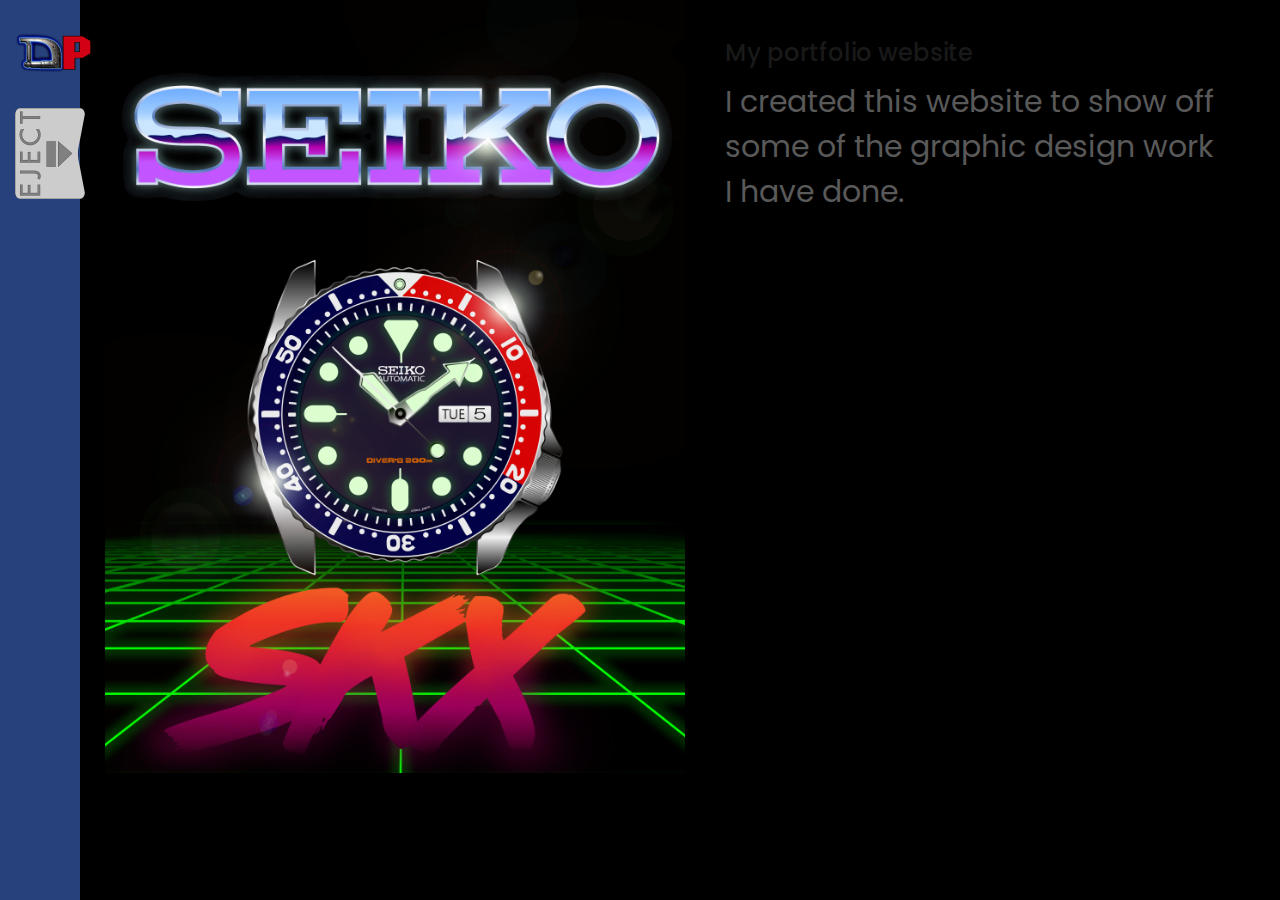
<file: about.html>
<!DOCTYPE html>
<html lang="en">
<head>
    <title>About me</title>

    <!-- Required meta tags -->
    <meta charset="utf-8">
    <meta name="viewport" content="width=device-width, initial-scale=1, shrink-to-fit=no">

    <!-- Bootstrap CSS -->
    <link rel="stylesheet" href="css/bootstrap.min.css">

    <!-- FontAwesome CSS -->
    <link rel="stylesheet" href="css/font-awesome.min.css">

    <!-- Styles -->
    <link rel="stylesheet" href="style.css">
</head>
<body>
<header class="site-header">
    <div class="site-branding">
        <h1 class="site-title"><a href="index.html" rel="home"><img src="images/DPlogo.png" alt="Logo"></a></h1>
    </div><!-- .site-branding -->

    <div class="hamburger-menu">
        <div class="menu-icon">
            <img src="images/menu-icon.png" alt="menu icon">
        </div><!-- .menu-icon -->

        <div class="menu-close-icon">
            <img src="images/x.png" alt="menu close icon">
        </div><!-- .menu-close-icon -->
    </div><!-- .hamburger-menu -->
</header><!-- .site-header -->

<nav class="site-navigation flex flex-column justify-content-between">
    <div class="site-branding d-none d-lg-block ">
        <h1 class="site-title"><a href="index.html" rel="home"><img src="images/deuspayne.png" alt="Logo"></a></h1>
    </div><!-- .site-branding -->

    <ul class="main-menu flex flex-column justify-content-center">
        <li class="current-menu-item"><a href="index.html">Home</a></li>
        <li><a href="about.html">About</a></li>
    </ul>

    <p><!-- Link back to Colorlib can't be removed. Template is licensed under CC BY 3.0. -->
Copyright &copy;<script>document.write(new Date().getFullYear());</script> All rights reserved | This template is made with <i class="fa fa-heart-o" aria-hidden="true"></i> by <a href="https://colorlib.com" target="_blank">Colorlib</a>
<!-- Link back to Colorlib can't be removed. Template is licensed under CC BY 3.0. -->
</p>


    <div class="social-profiles">
        <ul class="flex justify-content-start justify-content-lg-center align-items-center">
            <li><a href="#"><i class="fa fa-facebook"></i></a></li>
            <li><a href="https://www.instagram.com/deus.payne/"><i class="fa fa-instagram"></i></a></li>
            <li><a href="#"><i class="fa fa-twitter"></i></a></li>
            <li><a href="#"><i class="fa fa-pinterest"></i></a></li>
        </ul>
    </div><!-- .social-profiles -->
</nav><!-- .site-navigation -->

<div class="nav-bar-sep d-lg-none"></div>

<div class="outer-container blog-page">
    <div class="container-fluid">
        <div>
            <div>
                <div class="blog-content flex">
                    <figure>
                        <a href="#"><img src="images/1.jpg" alt=""></a>
                    </figure>

                    <div class="entry-content flex flex-column justify-content-between align-items-start">
                        <header>
                            <h3><a href="#">My portfolio website</a></h3>

                            <div class="posted-by">I created this website to show off some of the graphic design work I have done.</div>
                        </header>

                        <footer class="flex flex-wrap align-items-center">
                            <div class="posted-on">April, 17, 2020</div>

                        </footer>
                    </div><!-- .entry-content -->
                </div><!-- .blog-content -->
            </div><!-- .col -->

        </div><!-- .row -->
    </div><!-- .container-fluid -->
</div><!-- .outer-container -->

<script type='text/javascript' src='js/jquery.js'></script>
<script type='text/javascript' src='js/custom.js'></script>

</body>
</html>
</file>
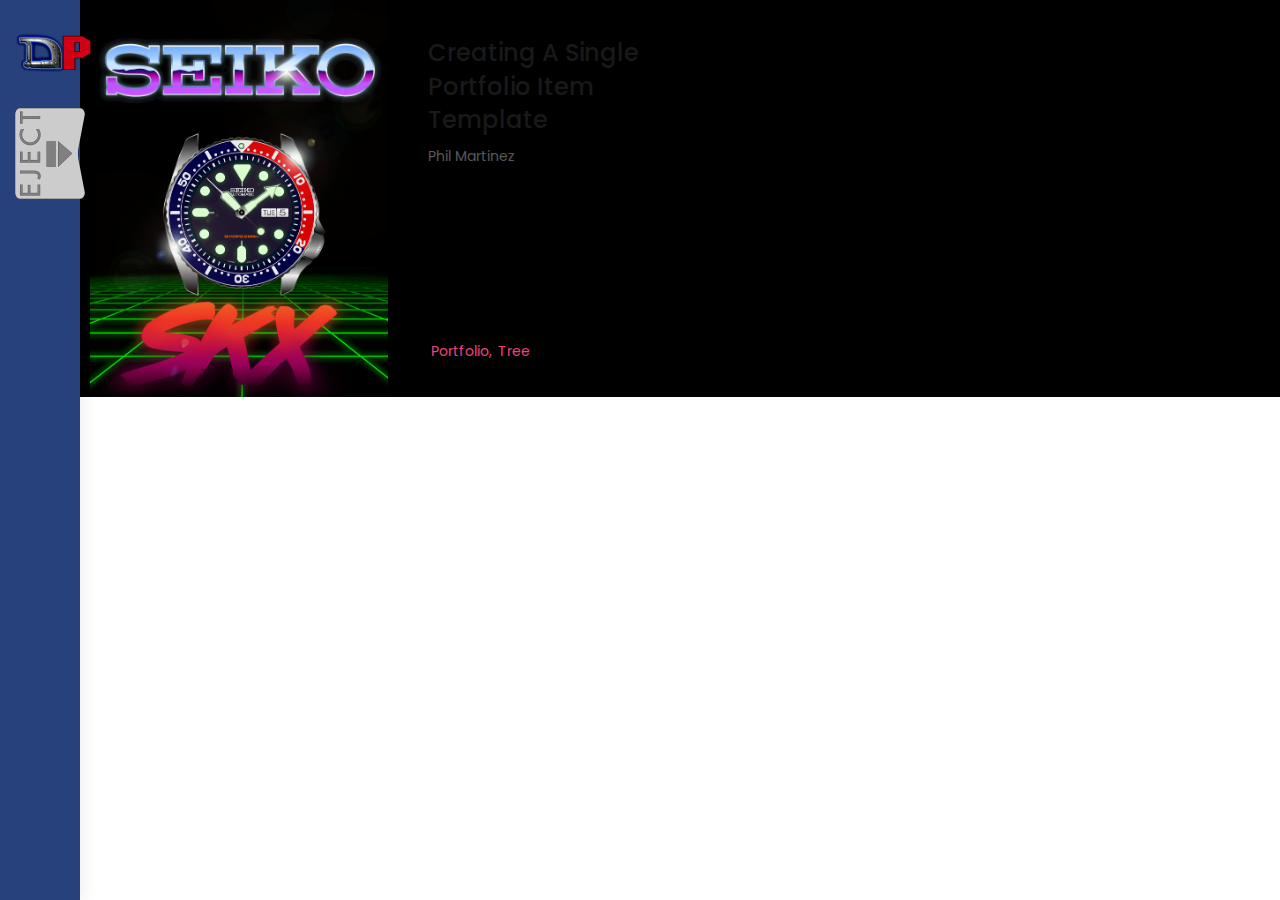
<file: jmurph10/about.html>
<!DOCTYPE html>
<html lang="en">
<head>
    <title>About me</title>

    <!-- Required meta tags -->
    <meta charset="utf-8">
    <meta name="viewport" content="width=device-width, initial-scale=1, shrink-to-fit=no">

    <!-- Bootstrap CSS -->
    <link rel="stylesheet" href="css/bootstrap.min.css">

    <!-- FontAwesome CSS -->
    <link rel="stylesheet" href="css/font-awesome.min.css">

    <!-- Styles -->
    <link rel="stylesheet" href="style.css">
</head>
<body>
<header class="site-header">
    <div class="site-branding">
        <h1 class="site-title"><a href="index.html" rel="home"><img src="images/DPlogo.png" alt="Logo"></a></h1>
    </div><!-- .site-branding -->

    <div class="hamburger-menu">
        <div class="menu-icon">
            <img src="images/menu-icon.png" alt="menu icon">
        </div><!-- .menu-icon -->

        <div class="menu-close-icon">
            <img src="images/x.png" alt="menu close icon">
        </div><!-- .menu-close-icon -->
    </div><!-- .hamburger-menu -->
</header><!-- .site-header -->

<nav class="site-navigation flex flex-column justify-content-between">
    <div class="site-branding d-none d-lg-block ">
        <h1 class="site-title"><a href="index.html" rel="home"><img src="images/deuspayne.png" alt="Logo"></a></h1>
    </div><!-- .site-branding -->

    <ul class="main-menu flex flex-column justify-content-center">
        <li class="current-menu-item"><a href="index.html">Home</a></li>
        <li><a href="about.html">About</a></li>
        <li><a href="#">Contact</a></li>
    </ul>

    <p><!-- Link back to Colorlib can't be removed. Template is licensed under CC BY 3.0. -->
Copyright &copy;<script>document.write(new Date().getFullYear());</script> All rights reserved | This template is made with <i class="fa fa-heart-o" aria-hidden="true"></i> by <a href="https://colorlib.com" target="_blank">Colorlib</a>
<!-- Link back to Colorlib can't be removed. Template is licensed under CC BY 3.0. -->
</p>


    <div class="social-profiles">
        <ul class="flex justify-content-start justify-content-lg-center align-items-center">
            <li><a href="#"><i class="fa fa-facebook"></i></a></li>
            <li><a href="https://www.instagram.com/deus.payne/"><i class="fa fa-instagram"></i></a></li>
            <li><a href="#"><i class="fa fa-twitter"></i></a></li>
            <li><a href="#"><i class="fa fa-pinterest"></i></a></li>
        </ul>
    </div><!-- .social-profiles -->
</nav><!-- .site-navigation -->

<div class="nav-bar-sep d-lg-none"></div>

<div class="outer-container blog-page">
    <div class="container-fluid">
        <div class="row">
            <div class="col-12 col-xl-6 no-padding">
                <div class="blog-content flex">
                    <figure>
                        <a href="#"><img src="images/1.jpg" alt=""></a>
                    </figure>

                    <div class="entry-content flex flex-column justify-content-between align-items-start">
                        <header>
                            <h3><a href="#">Creating A Single Portfolio Item Template</a></h3>

                            <div class="posted-by">Phil Martinez</div>
                        </header>

                        <footer class="flex flex-wrap align-items-center">
                            <div class="posted-on">December 20, 2018</div>

                            <ul class="flex flex-wrap align-items-center">
                                <li><a href="#">Portfolio,</a></li>
                                <li><a href="#">Tree</a></li>
                            </ul>
                        </footer>
                    </div><!-- .entry-content -->
                </div><!-- .blog-content -->
            </div><!-- .col -->

        </div><!-- .row -->
    </div><!-- .container-fluid -->
</div><!-- .outer-container -->

<script type='text/javascript' src='js/jquery.js'></script>
<script type='text/javascript' src='js/custom.js'></script>

</body>
</html>
</file>
<file: style.css>
@import url('https://fonts.googleapis.com/css?family=Poppins:300,400,500,600,700|Work+Sans:300,400,500,600,700');

body {
    color: #191919;
    font-family: 'Work Sans', sans-serif;
    margin-left: 80px;
    background-color: #000000
}

img {
    vertical-align: baseline;
}

/*--------------------------------------------------------------
# Links
--------------------------------------------------------------*/
a {
    color: royalblue;
}

a:visited {
    color: purple;
}

a:hover, a:focus, a:active {
    color: midnightblue;
}

a:focus {
    outline: thin dotted;
}

a:hover, a:active {
    outline: 0;
    list-style: none;
}

/*--------------------------------------------------------------
# Helper Utilities
--------------------------------------------------------------*/
.flex {
    display: flex;
}

/*--------------------------------------------------------------
# Outer Container
--------------------------------------------------------------*/
@media screen and (min-width: 992px) {
    .outer-container {
        padding-left: 10px;
        background-color: #000000;
    }
}

@media screen and (min-width: 768px) {
    .no-padding {
        padding: 0;
        background-color: #000000;
    }
}

/*--------------------------------------------------------------
# Header
--------------------------------------------------------------*/
/*
# Site Branding
--------------------------------*/
.site-branding {
    transition: all .5s;
}

.site-title {
    text-align: center;
}

.site-navigation .site-title a {
    display: block;
}

/*
  Hamburger Menu
----------------------------------------*/
.hamburger-menu .menu-icon,
.hamburger-menu .menu-close-icon {
    height: 1px;
    text-align: center;
    cursor: pointer;
    transition: all 0.5s;
}

.hamburger-menu.close .menu-icon {
    visibility: hidden;
    opacity: 0;
}

.menu-close-icon {
    visibility: hidden;
    opacity: 0;
    margin: 0px 0px 0px 0px;
}

.hamburger-menu {
    
}

.hamburger-menu.close .menu-close-icon {
    visibility: visible;
    opacity: 1;
}

.hamburger-menu img {
    display: block;
}

/*
# Site Navigation
--------------------------------*/
.site-navigation {
    transition: all .5s;
}

/*
# Main Menu
--------------------------------*/
.main-menu {
    padding: 15px 30px;
    margin: 0;
}

.main-menu li {
    display: block;
    padding: 12px 0;
    font-size: 30px;
    font-weight: 500;
    border-bottom: 1px solid #ebebeb;
}

.main-menu li:nth-last-of-type(1) {
    border-bottom: 0;
}

.main-menu li a {
    display: block;
    color: #a6a6a6;
    text-decoration: none;
    transition: all 0.35s;
}

.main-menu li a:hover,
.main-menu li.current-menu-item a {
    color: #f0437e;
}

/*
# Social Profiles
--------------------------------*/
.social-profiles ul {
    padding: 10px 0 34px 0;
    margin: 0;
}

.social-profiles ul li {
    display: block;
    padding: 0 18px;
    font-size: 1.5rem;
}

.social-profiles ul li a {
    color: #191919;
    transition: all 0.35s;
}

.social-profiles ul li a:hover {
    color: #f0437e;
}

.nav-bar-sep {
    height: 78px;
}

@media screen and (max-width: 992px) {
    .site-header {
        position: fixed;
        top: 0;
        left: 0;
        z-index: 999;
        width: 100%;
        padding: 15px 30px;
        background: #000000;
        box-shadow: 0 12px 24px rgba(0,0,0,.09);
    }

    .site-header,
    .hamburger-menu {
        display: flex;
        justify-content: space-between;
        align-items: center;
    }

    .hamburger-menu {
        flex-flow: row;
    }

    .hamburger-menu .menu-icon, .hamburger-menu .menu-close-icon {
        top: 26px;
        right: 24px;
    }

    .main-menu li {
        position: relative;
    }

    .main-menu li::after {
        content: '';
        position: absolute;
        top: 11px;
        right: 0;
        font-family: 'FontAwesome', serif;
    }

    .main-menu li:hover::after,
    .main-menu li.current-menu-item::after {
        color: #f0437e;
    }

    .site-navigation {
        position: absolute;
        top: 78px;
        left: 0;
        z-index: 99;
        width: 100%;
        height: 500px;
        background: #000000;
        box-shadow: 0 12px 24px rgba(0,0,0,.09);
        visibility: hidden;
        opacity: 0;
        transition: all 0.35s;
    }

    .site-navigation.show {
        visibility: visible;
        opacity: 1;
    }

    .social-profiles ul {
        padding: 80px 15px 30px;
        margin: 0;
    }
}

@media screen and (min-width: 992px) {
    .site-header,
    .site-navigation {
        position: fixed;
        top: 0;
        left: 0;
        z-index: 999;
        width: 80px;
        height: 100vh;
        padding: 0 15px;
        box-shadow: 6px 0 12px rgba(0,0,0,.05);
    }

    .site-navigation {
        background: #26417c;
    }

    .site-navigation.show {
        left: 80px;
    }

    .site-header {
        background: #26417c;
    }

    .site-header.no-shadow {
        box-shadow: none;
    }

    .site-header .site-branding.hide {
        visibility: hidden;
        opacity: 0;
    }

    .site-title {
        padding: 28px 0 10px 0;
    }

    .hamburger-menu .menu-icon,
    .hamburger-menu .menu-close-icon {
        left: 15px;
        
    }

    .site-navigation {
        left: -250px;
        z-index: 99;
        width: 250px;
        padding: 0;
        box-shadow: 16px 0 42px rgba(0,0,0,.09);
    }

    .main-menu {
        height: calc(100vh - 160px);
        padding: 0;
    }

    .main-menu li {
        border-bottom: 0;
        text-align: center;
    }

    .social-profiles ul li {
        font-size: 1.125rem;
    }
}

/*--------------------------------------------------------------
# Scroll Down
--------------------------------------------------------------*/
.scroll-down {
    position: absolute;
    bottom: 0;
    left: 50%;
    z-index: 99;
    width: 120px;
    height: 100px;
    margin-left: -20px;
    cursor: pointer;
}

.arrow-down {
    width: 32px;
    height: 32px;
    margin: 0 auto;
    border-radius: 50%;
    background: #ffffff;
}

.scroll-text {
    margin-top: 5px;
    margin-bottom: 15px;
    font-size: 14px;
    font-weight: 600;
    color: #ffffff;
}

/*--------------------------------------------------------------
# Portfolio
--------------------------------------------------------------*/
.portfolio-page .scroll-down {
    margin-left: 20px;
}

.portfolio-content {
    position: relative;
    margin-bottom: 30px;
}

.home-page {
    padding-top: 15px;
}

.home-page .portfolio-content {
    margin-bottom: 15px;
}

.portfolio-content figure {
    margin: 0;
}

.portfolio-content figure img {
    display: block;
    width: 100%;
    height: auto;
    min-height: 100%;
}

.portfolio-content .entry-content {
    position: absolute;
    top: 0;
    left: 0;
    width: 100%;
    height: 100%;
    background: rgba(255,255,255,.9);
    font-family: 'Poppins', sans-serif;
    text-align: center;
    visibility: hidden;
    opacity: 0;
    transition: all 0.35s;
}

.portfolio-content:hover .entry-content {
    visibility: visible;
    opacity: 1;
}

.portfolio-content h3 {
    margin-bottom: 0;
    font-family: 'Poppins', sans-serif;
    font-size: 1.5rem;
    font-weight: 500;
}

.home-page .portfolio-content h3 {
    font-size: 2.25rem;
}

.portfolio-content h3 a {
    color: #191919;
    text-decoration: none;
}

.portfolio-content ul {
    padding: 0;
    margin: 10px 0 0;
    list-style: none;
}

.portfolio-content li {
    margin: 0 3px;
}

.portfolio-content li a {
    font-size: 0.875rem;
    color: #a6a6a6;
}

@media screen and (min-width: 768px) {
    .home-page {
        padding: 0;
    }

    .home-page .portfolio-content {
        margin-bottom: 0;
    }
}

/*--------------------------------------------------------------
# Breadcrumbs
--------------------------------------------------------------*/
.breadcrumbs {
    padding: 48px 0;
    margin: 0;
    color: #a6a6a6;
    list-style: none;
    font-family: 'Poppins', sans-serif;
}

.breadcrumbs li {
    position: relative;
    color: #a6a6a6;
    padding: 0 12px;
}

.breadcrumbs li:nth-of-type(1) {
    padding-left: 0;
}

.breadcrumbs li::after {
    content: '/';
    position: absolute;
    top: 0;
    right: -6px;
    width: 10px;
}


.breadcrumbs li:nth-last-of-type(1)::after {
    display: none;
}

.breadcrumbs li a {
    color: #191919;
    text-decoration: none;
}

/*--------------------------------------------------------------
# Single Portfolio
--------------------------------------------------------------*/
.single-portfolio {
    padding-top: 15px;
    padding-bottom: 70px;
}

.single-portfolio figure img {
    max-width: 100%;
}

.single-portfolio .content-area h1 {
    margin-top: 20px;
    font-size: 2.25rem;
    font-family: 'Poppins', sans-serif;
}

.single-portfolio .content-area .entry-content {
    margin-top: 20px;
    font-family: 'Poppins', sans-serif;
    line-height: 1.6;
    color: #595959;
}

/*
# Post Share
--------------------------------*/
.single-portfolio .post-share {
    margin-top: 32px;
}

.single-portfolio .post-share label {
    margin-right: 32px;
    text-transform: capitalize;
    font-family: 'Poppins', sans-serif;
}

.single-portfolio .post-share ul {
    padding: 0;
    margin: 0;
    list-style: none;
}

.single-portfolio .post-share ul li {
    width: 48px;
    height: 48px;
    margin-right: 10px;
    margin-bottom: 10px;
    border-radius: 50%;
    font-size: 18px;
    line-height: 1;
    color: #000000;
}

.single-portfolio .post-share ul li a {
    display: flex;
    justify-content: center;
    align-items: center;
    width: 100%;
    height: 100%;
    color: #000000;
    text-decoration: none;
}

.single-portfolio .post-share ul li.fb {
    background: #4b6cd0;
}

.single-portfolio .post-share ul li.gp {
    background: #f03b3b;
}

.single-portfolio .post-share ul li.in {
    background: #bb8950;
}

.single-portfolio .post-share ul li.tw {
    background: #49a7f3;
}

/*
# Post Sidebar
--------------------------------*/
.single-portfolio .entry-meta {
    margin-top: 24px;
    font-family: 'Poppins', sans-serif;
}

.single-portfolio .entry-meta label {
    display: block;
    line-height: 1.3;
    text-transform: uppercase;
}

.single-portfolio .date-format,
.single-portfolio .post-category,
.single-portfolio .posted-tags {
    display: block;
    margin-bottom: 26px;
}

.single-portfolio .posted-tags span,
.single-portfolio .entry-meta a {
    color: #bfbfbf;
}

/*
# Post Nav
--------------------------------*/
.post-nav {
    margin: 36px 0 0;
}

.post-nav ul {
    padding: 0;
    margin: 0;
    list-style: none;
}

@media screen and (min-width: 576px) {
    .single-portfolio {
        padding-top: 45px;
    }
}

@media screen and (min-width: 992px) {
    .single-portfolio {
        padding-top: 90px;
    }
}

@media screen and (min-width: 1200px) {
    .single-portfolio {
        padding-top: 115px;
    }
}

/*--------------------------------------------------------------
# Blog
--------------------------------------------------------------*/
.blog-page {
    padding-top: 15px;
    font-family: 'Poppins', sans-serif;
}

.blog-page .blog-content figure,
.blog-page .blog-content .entry-content {
    width: 50%;
}

.blog-page .blog-content figure {
    margin: 0;
    overflow: hidden;
}

.blog-page .blog-content figure img {
    display: block;
    width: 100%;
    height: auto;
}

.blog-page .blog-content .entry-content {
    padding: 25px;
}

.blog-page .blog-content {
    transition: all .35s;
}

.blog-page .blog-content:hover {
    background: #f0437e;
}

.blog-page .blog-content header {
    width: 100%;
}

.blog-page .blog-content .entry-content h3 {
    position: relative;
}

.blog-page .blog-content .entry-content h3::before {
    content: '';
    position: absolute;
    top: 7px;
    left: -35px ;
    z-index: 99;
    width: 20px;
    height: 20px;
    transform: rotate(45deg);
    background: #000000;
}

.blog-page .blog-content .entry-content h3 a {
    color: #191919;
    font-size: 1.125rem;
    font-weight: 500;
}

.blog-page .blog-content .posted-by {
    margin-top: 10px;
    color: #595959;
    font-size: 30px;
}

.blog-page .blog-content .posted-on {
    position: relative;
    margin-right: 20px;
    color: #000000;
    font-size: 0.875rem;
}

.blog-page .blog-content .posted-on::after {
    content: '/';
    position: absolute;
    top: 0;
    right: -14px;
}

.blog-page .blog-content footer ul {
    padding: 0;
    margin: 0;
    list-style: none;
}

.blog-page .blog-content footer li {
    padding: 0 3px;
    font-size: 0.875rem;
}

.blog-page .blog-content footer li a {
    color: #f0437e;
}

.blog-page .blog-content:hover .entry-content h3 a,
.blog-page .blog-content:hover .posted-by,
.blog-page .blog-content:hover .posted-on,
.blog-page .blog-content:hover footer li a {
    color: #000000;
}

@media screen and (max-width: 1200px) {
    .blog-page .col-12:nth-of-type(even) .blog-content {
        flex-flow: row-reverse !important;
    }

    .blog-page .col-12:nth-of-type(even) .blog-content .entry-content h3::before {
        right: -50px;
        left: auto;
    }
}

@media screen and (max-width: 768px) {
    .blog-page .col-12:nth-of-type(even) .blog-content .entry-content h3::before {
        right: -35px;
    }

    .blog-page .blog-content .entry-content h3 {
        line-height: 1;
    }
}

@media screen and (min-width: 576px) {
    .blog-page .blog-content .entry-content h3 a {
        font-size: 1.5rem;
    }
}

@media screen and (min-width: 768px) {
    .blog-page {
        padding-top: 0;
    }

    .blog-page .blog-content .entry-content {
        padding: 35px 40px;
    }

    .blog-page .blog-content .entry-content h3::before {
        left: -50px ;
    }
}

@media screen and (min-width: 1200px) {
    .blog-page .blog-content.flex-row-reverse .entry-content h3::before {
        right: -50px;
        left: auto;
    }
}

/*--------------------------------------------------------------
# Single Blog Page
--------------------------------------------------------------*/
.single-post,
.single-page {
    padding-bottom: 0px;
    font-family: 'Poppins', sans-serif;
}

/*
# Featured Image
--------------------------------*/
.single-post .featured-img figure,
.single-page .featured-img figure {
    margin: 0;
}

.single-post .featured-img figure img,
.single-page .featured-img figure img {
    width: 100%;
}

/*
# Content Area
--------------------------------*/
.single-post .content-area,
.single-page .content-area {
    margin-top: 50px;
}

.single-post .entry-header .post-meta,
.single-page .entry-header .post-meta {
    text-transform: uppercase;
    font-size: 0.6875rem;
}

.single-post .entry-header .post-meta a,
.single-page .entry-header .post-meta a {
    display: inline-block;
    margin-right: 6px;
    color: #f0437e;
}

.single-post .content-area h1,
.single-page .content-area h1 {
    margin-top: 10px;
    font-size: 2.25rem;
    font-weight: 400;
}

.single-post .entry-header .byline,
.single-page .entry-header .byline {
    display: block;
    margin-top: 14px;
    margin-bottom: 24px;
    font-size: 0.875rem;
    color: #bfbfbf;
}

.single-post .entry-header .byline .author a,
.single-page .entry-header .byline .author a {
    color: #191919;
}

.single-post .content-area .entry-content p,
.single-page .content-area .entry-content p {
    margin-bottom: 0.75rem;
    color: #595959;
}

/*
# Comments
--------------------------------*/
.post-comments {
    margin-top: 40px;
    padding-top: 52px;
    padding-bottom: 40px;
    border-top: 1px solid #ebebeb;
    border-bottom: 1px solid #ebebeb;
}

.comments-title,
.comment-reply-title {
    margin-bottom: 0;
    font-size: 1.5rem;
    font-weight: 400;
}

.post-comments .comment-list {
    padding: 0;
    margin: 0;
    list-style: none
}

.post-comments .comment-author-avatar {
    float: left;
    width: 70px;
    height: 70px;
    margin-top: 48px;
    margin-right: 22px;
    margin-bottom: 0;
    border-radius: 50%;
    overflow: hidden;
}

.post-comments .comment-author-avatar img {
    width: 100%;
    height: auto;
}

.post-comments .comment-wrap {
    float: right;
    width: calc(100% - 92px);
    margin-top: 44px;
}

.post-comments .comment-author .fn a {
    font-size: 1.125rem;
    color: #191919;
}

.post-comments .comment-author .comment-meta a {
    font-size: 0.875rem;
    color: #000000;
}

.post-comments p {
    margin-top: 5px;
    color: #595959;
}

.post-comments .reply {
    margin-top: 24px;
}

.post-comments .reply a {
    display: inline-block;
    padding: 8px 15px;
    margin-right: 10px;
    border: 1px solid #d2d2d4;
    border-radius: 2px;
    font-size: 0.75rem;
    font-weight: 600;
    line-height: 1;
    color: #404040;
    text-transform: uppercase;
    text-decoration: none;
    letter-spacing: 1px;
    transition: all 0.35s;
}

.post-comments .reply a:hover {
    border-color: transparent;
    color: #000000;
    background: #f0437e;
}

.comment-list ol.children {
    padding: 0;
    margin-left: 92px;
    list-style: none;
}

.post-comments ol.children .comment-author-avatar {
    margin-top: 40px;
    margin-right: 22px;
}

.post-comments ol.children .comment-wrap {
    margin-top: 36px;
    width: calc(100% - 92px);
}

/*
# Comment Form
--------------------------------*/
.comments-form {
    margin-top: 52px;
}

.comment-reply-title {
    margin-bottom: 16px;
}

.comment-form input[type="text"],
.comment-form input[type="email"],
.comment-form input[type="url"],
.comment-form textarea {
    width: 100%;
    padding: 12px 24px;
    margin-top: 20px;
    border: 1px solid #e5e5e5;
    line-height: 1;
    color: #a6a6a6;
    outline: none;
}

.comment-form textarea {
    line-height: 1.4;
}

.comment-form input[type="text"]:focus,
.comment-form input[type="email"]:focus,
.comment-form input[type="url"]:focus,
.comment-form textarea:focus {
    border-color: #232d37;
}

.comment-form input[type="submit"] {
    padding: 18px 30px;
    margin-top: 32px;
    margin-bottom: 10px;
    border: 0;
    border-radius: 2px;
    font-size: 0.875rem;
    font-weight: 600;
    line-height: 1;
    color: #000000;
    text-transform: uppercase;
    text-decoration: none;
    letter-spacing: 0.15rem;
    outline: none;
    cursor: pointer;
    background: #f0437e;
}

/*
# Post Sidebar
--------------------------------*/
.single-post .entry-meta {
    margin-top: 50px;
}

.single-post .entry-meta label {
    display: block;
    line-height: 1.3;
    text-transform: uppercase;
}

.single-post .date-format,
.single-post .post-category,
.single-post .posted-tags {
    display: block;
    margin-bottom: 26px;
}

.single-post .posted-tags span,
.single-post .entry-meta a {
    color: #bfbfbf;
}

.single-post .post-share label {
    text-transform: capitalize;
}

.single-post .post-share ul {
    display: flex;
    flex-wrap: wrap;
    padding: 0;
    margin: 18px 0 0;
    list-style: none;
}

.single-post .post-share ul li {
    width: 48px;
    height: 48px;
    margin-right: 10px;
    margin-bottom: 10px;
    border-radius: 50%;
    font-size: 18px;
    line-height: 1;
    color: #000000;
}

.single-post .post-share ul li a {
    display: flex;
    justify-content: center;
    align-items: center;
    width: 100%;
    height: 100%;
    color: #000000;
    text-decoration: none;
}

.single-post .post-share ul li.fb {
    background: #4b6cd0;
}

.single-post .post-share ul li.gp {
    background: #f03b3b;
}

.single-post .post-share ul li.in {
    background: #bb8950;
}

.single-post .post-share ul li.tw {
    background: #49a7f3;
}

@media screen and (min-width: 768px) {
    .post-comments .comment-author-avatar {
        margin-right: 50px;
    }

    .post-comments .comment-wrap {
        width: calc(100% - 120px);
    }

    .comment-list ol.children {
        margin-left: 120px;
    }
}

/*--------------------------------------------------------------
# Single Page
--------------------------------------------------------------*/
.single-page .content-area .entry-content {
    border-bottom: 0;
    padding-bottom: 12px;
}

.single-page .entry-header .byline .date-format a {
    color: #000000;
}
</file>
<file: jmurph10/style.css>
@import url('https://fonts.googleapis.com/css?family=Poppins:300,400,500,600,700|Work+Sans:300,400,500,600,700');

body {
    color: #191919;
    font-family: 'Work Sans', sans-serif;
    margin-left: 80px;
}

img {
    vertical-align: baseline;
}

/*--------------------------------------------------------------
# Links
--------------------------------------------------------------*/
a {
    color: royalblue;
}

a:visited {
    color: purple;
}

a:hover, a:focus, a:active {
    color: midnightblue;
}

a:focus {
    outline: thin dotted;
}

a:hover, a:active {
    outline: 0;
    list-style: none;
}

/*--------------------------------------------------------------
# Helper Utilities
--------------------------------------------------------------*/
.flex {
    display: flex;
}

/*--------------------------------------------------------------
# Outer Container
--------------------------------------------------------------*/
@media screen and (min-width: 992px) {
    .outer-container {
        padding-left: 10px;
        background-color: #000000;
    }
}

@media screen and (min-width: 768px) {
    .no-padding {
        padding: 0;
        background-color: #000000;
    }
}

/*--------------------------------------------------------------
# Header
--------------------------------------------------------------*/
/*
# Site Branding
--------------------------------*/
.site-branding {
    transition: all .5s;
}

.site-title {
    text-align: center;
}

.site-navigation .site-title a {
    display: block;
}

/*
  Hamburger Menu
----------------------------------------*/
.hamburger-menu .menu-icon,
.hamburger-menu .menu-close-icon {
    height: 1px;
    text-align: center;
    cursor: pointer;
    transition: all 0.5s;
}

.hamburger-menu.close .menu-icon {
    visibility: hidden;
    opacity: 0;
}

.menu-close-icon {
    visibility: hidden;
    opacity: 0;
    margin: 0px 0px 0px 0px;
}

.hamburger-menu {
    
}

.hamburger-menu.close .menu-close-icon {
    visibility: visible;
    opacity: 1;
}

.hamburger-menu img {
    display: block;
}

/*
# Site Navigation
--------------------------------*/
.site-navigation {
    transition: all .5s;
}

/*
# Main Menu
--------------------------------*/
.main-menu {
    padding: 15px 30px;
    margin: 0;
}

.main-menu li {
    display: block;
    padding: 12px 0;
    font-size: 30px;
    font-weight: 500;
    border-bottom: 1px solid #ebebeb;
}

.main-menu li:nth-last-of-type(1) {
    border-bottom: 0;
}

.main-menu li a {
    display: block;
    color: #a6a6a6;
    text-decoration: none;
    transition: all 0.35s;
}

.main-menu li a:hover,
.main-menu li.current-menu-item a {
    color: #f0437e;
}

/*
# Social Profiles
--------------------------------*/
.social-profiles ul {
    padding: 10px 0 34px 0;
    margin: 0;
}

.social-profiles ul li {
    display: block;
    padding: 0 18px;
    font-size: 1.5rem;
}

.social-profiles ul li a {
    color: #191919;
    transition: all 0.35s;
}

.social-profiles ul li a:hover {
    color: #f0437e;
}

.nav-bar-sep {
    height: 78px;
}

@media screen and (max-width: 992px) {
    .site-header {
        position: fixed;
        top: 0;
        left: 0;
        z-index: 999;
        width: 100%;
        padding: 15px 30px;
        background: #000000;
        box-shadow: 0 12px 24px rgba(0,0,0,.09);
    }

    .site-header,
    .hamburger-menu {
        display: flex;
        justify-content: space-between;
        align-items: center;
    }

    .hamburger-menu {
        flex-flow: row;
    }

    .hamburger-menu .menu-icon, .hamburger-menu .menu-close-icon {
        top: 26px;
        right: 24px;
    }

    .main-menu li {
        position: relative;
    }

    .main-menu li::after {
        content: '';
        position: absolute;
        top: 11px;
        right: 0;
        font-family: 'FontAwesome', serif;
    }

    .main-menu li:hover::after,
    .main-menu li.current-menu-item::after {
        color: #f0437e;
    }

    .site-navigation {
        position: absolute;
        top: 78px;
        left: 0;
        z-index: 99;
        width: 100%;
        height: 500px;
        background: #000000;
        box-shadow: 0 12px 24px rgba(0,0,0,.09);
        visibility: hidden;
        opacity: 0;
        transition: all 0.35s;
    }

    .site-navigation.show {
        visibility: visible;
        opacity: 1;
    }

    .social-profiles ul {
        padding: 80px 15px 30px;
        margin: 0;
    }
}

@media screen and (min-width: 992px) {
    .site-header,
    .site-navigation {
        position: fixed;
        top: 0;
        left: 0;
        z-index: 999;
        width: 80px;
        height: 100vh;
        padding: 0 15px;
        box-shadow: 6px 0 12px rgba(0,0,0,.05);
    }

    .site-navigation {
        background: #26417c;
    }

    .site-navigation.show {
        left: 80px;
    }

    .site-header {
        background: #26417c;
    }

    .site-header.no-shadow {
        box-shadow: none;
    }

    .site-header .site-branding.hide {
        visibility: hidden;
        opacity: 0;
    }

    .site-title {
        padding: 28px 0 10px 0;
    }

    .hamburger-menu .menu-icon,
    .hamburger-menu .menu-close-icon {
        left: 15px;
        
    }

    .site-navigation {
        left: -250px;
        z-index: 99;
        width: 250px;
        padding: 0;
        box-shadow: 16px 0 42px rgba(0,0,0,.09);
    }

    .main-menu {
        height: calc(100vh - 160px);
        padding: 0;
    }

    .main-menu li {
        border-bottom: 0;
        text-align: center;
    }

    .social-profiles ul li {
        font-size: 1.125rem;
    }
}

/*--------------------------------------------------------------
# Scroll Down
--------------------------------------------------------------*/
.scroll-down {
    position: absolute;
    bottom: 0;
    left: 50%;
    z-index: 99;
    width: 120px;
    height: 100px;
    margin-left: -20px;
    cursor: pointer;
}

.arrow-down {
    width: 32px;
    height: 32px;
    margin: 0 auto;
    border-radius: 50%;
    background: #ffffff;
}

.scroll-text {
    margin-top: 5px;
    margin-bottom: 15px;
    font-size: 14px;
    font-weight: 600;
    color: #ffffff;
}

/*--------------------------------------------------------------
# Portfolio
--------------------------------------------------------------*/
.portfolio-page .scroll-down {
    margin-left: 60px;
}

.portfolio-content {
    position: relative;
    margin-bottom: 30px;
}

.home-page {
    padding-top: 15px;
}

.home-page .portfolio-content {
    margin-bottom: 15px;
}

.portfolio-content figure {
    margin: 0;
}

.portfolio-content figure img {
    display: block;
    width: 100%;
    height: auto;
    min-height: 100%;
}

.portfolio-content .entry-content {
    position: absolute;
    top: 0;
    left: 0;
    width: 100%;
    height: 100%;
    background: rgba(255,255,255,.9);
    font-family: 'Poppins', sans-serif;
    text-align: center;
    visibility: hidden;
    opacity: 0;
    transition: all 0.35s;
}

.portfolio-content:hover .entry-content {
    visibility: visible;
    opacity: 1;
}

.portfolio-content h3 {
    margin-bottom: 0;
    font-family: 'Poppins', sans-serif;
    font-size: 1.5rem;
    font-weight: 500;
}

.home-page .portfolio-content h3 {
    font-size: 2.25rem;
}

.portfolio-content h3 a {
    color: #191919;
    text-decoration: none;
}

.portfolio-content ul {
    padding: 0;
    margin: 10px 0 0;
    list-style: none;
}

.portfolio-content li {
    margin: 0 3px;
}

.portfolio-content li a {
    font-size: 0.875rem;
    color: #a6a6a6;
}

@media screen and (min-width: 768px) {
    .home-page {
        padding: 0;
    }

    .home-page .portfolio-content {
        margin-bottom: 0;
    }
}

/*--------------------------------------------------------------
# Breadcrumbs
--------------------------------------------------------------*/
.breadcrumbs {
    padding: 48px 0;
    margin: 0;
    color: #a6a6a6;
    list-style: none;
    font-family: 'Poppins', sans-serif;
}

.breadcrumbs li {
    position: relative;
    color: #a6a6a6;
    padding: 0 12px;
}

.breadcrumbs li:nth-of-type(1) {
    padding-left: 0;
}

.breadcrumbs li::after {
    content: '/';
    position: absolute;
    top: 0;
    right: -6px;
    width: 10px;
}


.breadcrumbs li:nth-last-of-type(1)::after {
    display: none;
}

.breadcrumbs li a {
    color: #191919;
    text-decoration: none;
}

/*--------------------------------------------------------------
# Single Portfolio
--------------------------------------------------------------*/
.single-portfolio {
    padding-top: 15px;
    padding-bottom: 70px;
}

.single-portfolio figure img {
    max-width: 100%;
}

.single-portfolio .content-area h1 {
    margin-top: 20px;
    font-size: 2.25rem;
    font-family: 'Poppins', sans-serif;
}

.single-portfolio .content-area .entry-content {
    margin-top: 20px;
    font-family: 'Poppins', sans-serif;
    line-height: 1.6;
    color: #595959;
}

/*
# Post Share
--------------------------------*/
.single-portfolio .post-share {
    margin-top: 32px;
}

.single-portfolio .post-share label {
    margin-right: 32px;
    text-transform: capitalize;
    font-family: 'Poppins', sans-serif;
}

.single-portfolio .post-share ul {
    padding: 0;
    margin: 0;
    list-style: none;
}

.single-portfolio .post-share ul li {
    width: 48px;
    height: 48px;
    margin-right: 10px;
    margin-bottom: 10px;
    border-radius: 50%;
    font-size: 18px;
    line-height: 1;
    color: #000000;
}

.single-portfolio .post-share ul li a {
    display: flex;
    justify-content: center;
    align-items: center;
    width: 100%;
    height: 100%;
    color: #000000;
    text-decoration: none;
}

.single-portfolio .post-share ul li.fb {
    background: #4b6cd0;
}

.single-portfolio .post-share ul li.gp {
    background: #f03b3b;
}

.single-portfolio .post-share ul li.in {
    background: #bb8950;
}

.single-portfolio .post-share ul li.tw {
    background: #49a7f3;
}

/*
# Post Sidebar
--------------------------------*/
.single-portfolio .entry-meta {
    margin-top: 24px;
    font-family: 'Poppins', sans-serif;
}

.single-portfolio .entry-meta label {
    display: block;
    line-height: 1.3;
    text-transform: uppercase;
}

.single-portfolio .date-format,
.single-portfolio .post-category,
.single-portfolio .posted-tags {
    display: block;
    margin-bottom: 26px;
}

.single-portfolio .posted-tags span,
.single-portfolio .entry-meta a {
    color: #bfbfbf;
}

/*
# Post Nav
--------------------------------*/
.post-nav {
    margin: 36px 0 0;
}

.post-nav ul {
    padding: 0;
    margin: 0;
    list-style: none;
}

@media screen and (min-width: 576px) {
    .single-portfolio {
        padding-top: 45px;
    }
}

@media screen and (min-width: 992px) {
    .single-portfolio {
        padding-top: 90px;
    }
}

@media screen and (min-width: 1200px) {
    .single-portfolio {
        padding-top: 115px;
    }
}

/*--------------------------------------------------------------
# Blog
--------------------------------------------------------------*/
.blog-page {
    padding-top: 15px;
    font-family: 'Poppins', sans-serif;
}

.blog-page .blog-content figure,
.blog-page .blog-content .entry-content {
    width: 50%;
}

.blog-page .blog-content figure {
    margin: 0;
    overflow: hidden;
}

.blog-page .blog-content figure img {
    display: block;
    width: 100%;
    height: auto;
}

.blog-page .blog-content .entry-content {
    padding: 25px;
}

.blog-page .blog-content {
    transition: all .35s;
}

.blog-page .blog-content:hover {
    background: #f0437e;
}

.blog-page .blog-content header {
    width: 100%;
}

.blog-page .blog-content .entry-content h3 {
    position: relative;
}

.blog-page .blog-content .entry-content h3::before {
    content: '';
    position: absolute;
    top: 7px;
    left: -35px ;
    z-index: 99;
    width: 20px;
    height: 20px;
    transform: rotate(45deg);
    background: #000000;
}

.blog-page .blog-content .entry-content h3 a {
    color: #191919;
    font-size: 1.125rem;
    font-weight: 500;
}

.blog-page .blog-content .posted-by {
    margin-top: 10px;
    color: #595959;
    font-size: 0.875rem;
}

.blog-page .blog-content .posted-on {
    position: relative;
    margin-right: 20px;
    color: #000000;
    font-size: 0.875rem;
}

.blog-page .blog-content .posted-on::after {
    content: '/';
    position: absolute;
    top: 0;
    right: -14px;
}

.blog-page .blog-content footer ul {
    padding: 0;
    margin: 0;
    list-style: none;
}

.blog-page .blog-content footer li {
    padding: 0 3px;
    font-size: 0.875rem;
}

.blog-page .blog-content footer li a {
    color: #f0437e;
}

.blog-page .blog-content:hover .entry-content h3 a,
.blog-page .blog-content:hover .posted-by,
.blog-page .blog-content:hover .posted-on,
.blog-page .blog-content:hover footer li a {
    color: #000000;
}

@media screen and (max-width: 1200px) {
    .blog-page .col-12:nth-of-type(even) .blog-content {
        flex-flow: row-reverse !important;
    }

    .blog-page .col-12:nth-of-type(even) .blog-content .entry-content h3::before {
        right: -50px;
        left: auto;
    }
}

@media screen and (max-width: 768px) {
    .blog-page .col-12:nth-of-type(even) .blog-content .entry-content h3::before {
        right: -35px;
    }

    .blog-page .blog-content .entry-content h3 {
        line-height: 1;
    }
}

@media screen and (min-width: 576px) {
    .blog-page .blog-content .entry-content h3 a {
        font-size: 1.5rem;
    }
}

@media screen and (min-width: 768px) {
    .blog-page {
        padding-top: 0;
    }

    .blog-page .blog-content .entry-content {
        padding: 35px 40px;
    }

    .blog-page .blog-content .entry-content h3::before {
        left: -50px ;
    }
}

@media screen and (min-width: 1200px) {
    .blog-page .blog-content.flex-row-reverse .entry-content h3::before {
        right: -50px;
        left: auto;
    }
}

/*--------------------------------------------------------------
# Single Blog Page
--------------------------------------------------------------*/
.single-post,
.single-page {
    padding-bottom: 0px;
    font-family: 'Poppins', sans-serif;
}

/*
# Featured Image
--------------------------------*/
.single-post .featured-img figure,
.single-page .featured-img figure {
    margin: 0;
}

.single-post .featured-img figure img,
.single-page .featured-img figure img {
    width: 100%;
}

/*
# Content Area
--------------------------------*/
.single-post .content-area,
.single-page .content-area {
    margin-top: 50px;
}

.single-post .entry-header .post-meta,
.single-page .entry-header .post-meta {
    text-transform: uppercase;
    font-size: 0.6875rem;
}

.single-post .entry-header .post-meta a,
.single-page .entry-header .post-meta a {
    display: inline-block;
    margin-right: 6px;
    color: #f0437e;
}

.single-post .content-area h1,
.single-page .content-area h1 {
    margin-top: 10px;
    font-size: 2.25rem;
    font-weight: 400;
}

.single-post .entry-header .byline,
.single-page .entry-header .byline {
    display: block;
    margin-top: 14px;
    margin-bottom: 24px;
    font-size: 0.875rem;
    color: #bfbfbf;
}

.single-post .entry-header .byline .author a,
.single-page .entry-header .byline .author a {
    color: #191919;
}

.single-post .content-area .entry-content p,
.single-page .content-area .entry-content p {
    margin-bottom: 0.75rem;
    color: #595959;
}

/*
# Comments
--------------------------------*/
.post-comments {
    margin-top: 40px;
    padding-top: 52px;
    padding-bottom: 40px;
    border-top: 1px solid #ebebeb;
    border-bottom: 1px solid #ebebeb;
}

.comments-title,
.comment-reply-title {
    margin-bottom: 0;
    font-size: 1.5rem;
    font-weight: 400;
}

.post-comments .comment-list {
    padding: 0;
    margin: 0;
    list-style: none
}

.post-comments .comment-author-avatar {
    float: left;
    width: 70px;
    height: 70px;
    margin-top: 48px;
    margin-right: 22px;
    margin-bottom: 0;
    border-radius: 50%;
    overflow: hidden;
}

.post-comments .comment-author-avatar img {
    width: 100%;
    height: auto;
}

.post-comments .comment-wrap {
    float: right;
    width: calc(100% - 92px);
    margin-top: 44px;
}

.post-comments .comment-author .fn a {
    font-size: 1.125rem;
    color: #191919;
}

.post-comments .comment-author .comment-meta a {
    font-size: 0.875rem;
    color: #000000;
}

.post-comments p {
    margin-top: 5px;
    color: #595959;
}

.post-comments .reply {
    margin-top: 24px;
}

.post-comments .reply a {
    display: inline-block;
    padding: 8px 15px;
    margin-right: 10px;
    border: 1px solid #d2d2d4;
    border-radius: 2px;
    font-size: 0.75rem;
    font-weight: 600;
    line-height: 1;
    color: #404040;
    text-transform: uppercase;
    text-decoration: none;
    letter-spacing: 1px;
    transition: all 0.35s;
}

.post-comments .reply a:hover {
    border-color: transparent;
    color: #000000;
    background: #f0437e;
}

.comment-list ol.children {
    padding: 0;
    margin-left: 92px;
    list-style: none;
}

.post-comments ol.children .comment-author-avatar {
    margin-top: 40px;
    margin-right: 22px;
}

.post-comments ol.children .comment-wrap {
    margin-top: 36px;
    width: calc(100% - 92px);
}

/*
# Comment Form
--------------------------------*/
.comments-form {
    margin-top: 52px;
}

.comment-reply-title {
    margin-bottom: 16px;
}

.comment-form input[type="text"],
.comment-form input[type="email"],
.comment-form input[type="url"],
.comment-form textarea {
    width: 100%;
    padding: 12px 24px;
    margin-top: 20px;
    border: 1px solid #e5e5e5;
    line-height: 1;
    color: #a6a6a6;
    outline: none;
}

.comment-form textarea {
    line-height: 1.4;
}

.comment-form input[type="text"]:focus,
.comment-form input[type="email"]:focus,
.comment-form input[type="url"]:focus,
.comment-form textarea:focus {
    border-color: #232d37;
}

.comment-form input[type="submit"] {
    padding: 18px 30px;
    margin-top: 32px;
    margin-bottom: 10px;
    border: 0;
    border-radius: 2px;
    font-size: 0.875rem;
    font-weight: 600;
    line-height: 1;
    color: #000000;
    text-transform: uppercase;
    text-decoration: none;
    letter-spacing: 0.15rem;
    outline: none;
    cursor: pointer;
    background: #f0437e;
}

/*
# Post Sidebar
--------------------------------*/
.single-post .entry-meta {
    margin-top: 50px;
}

.single-post .entry-meta label {
    display: block;
    line-height: 1.3;
    text-transform: uppercase;
}

.single-post .date-format,
.single-post .post-category,
.single-post .posted-tags {
    display: block;
    margin-bottom: 26px;
}

.single-post .posted-tags span,
.single-post .entry-meta a {
    color: #bfbfbf;
}

.single-post .post-share label {
    text-transform: capitalize;
}

.single-post .post-share ul {
    display: flex;
    flex-wrap: wrap;
    padding: 0;
    margin: 18px 0 0;
    list-style: none;
}

.single-post .post-share ul li {
    width: 48px;
    height: 48px;
    margin-right: 10px;
    margin-bottom: 10px;
    border-radius: 50%;
    font-size: 18px;
    line-height: 1;
    color: #000000;
}

.single-post .post-share ul li a {
    display: flex;
    justify-content: center;
    align-items: center;
    width: 100%;
    height: 100%;
    color: #000000;
    text-decoration: none;
}

.single-post .post-share ul li.fb {
    background: #4b6cd0;
}

.single-post .post-share ul li.gp {
    background: #f03b3b;
}

.single-post .post-share ul li.in {
    background: #bb8950;
}

.single-post .post-share ul li.tw {
    background: #49a7f3;
}

@media screen and (min-width: 768px) {
    .post-comments .comment-author-avatar {
        margin-right: 50px;
    }

    .post-comments .comment-wrap {
        width: calc(100% - 120px);
    }

    .comment-list ol.children {
        margin-left: 120px;
    }
}

/*--------------------------------------------------------------
# Single Page
--------------------------------------------------------------*/
.single-page .content-area .entry-content {
    border-bottom: 0;
    padding-bottom: 12px;
}

.single-page .entry-header .byline .date-format a {
    color: #000000;
}
</file>
